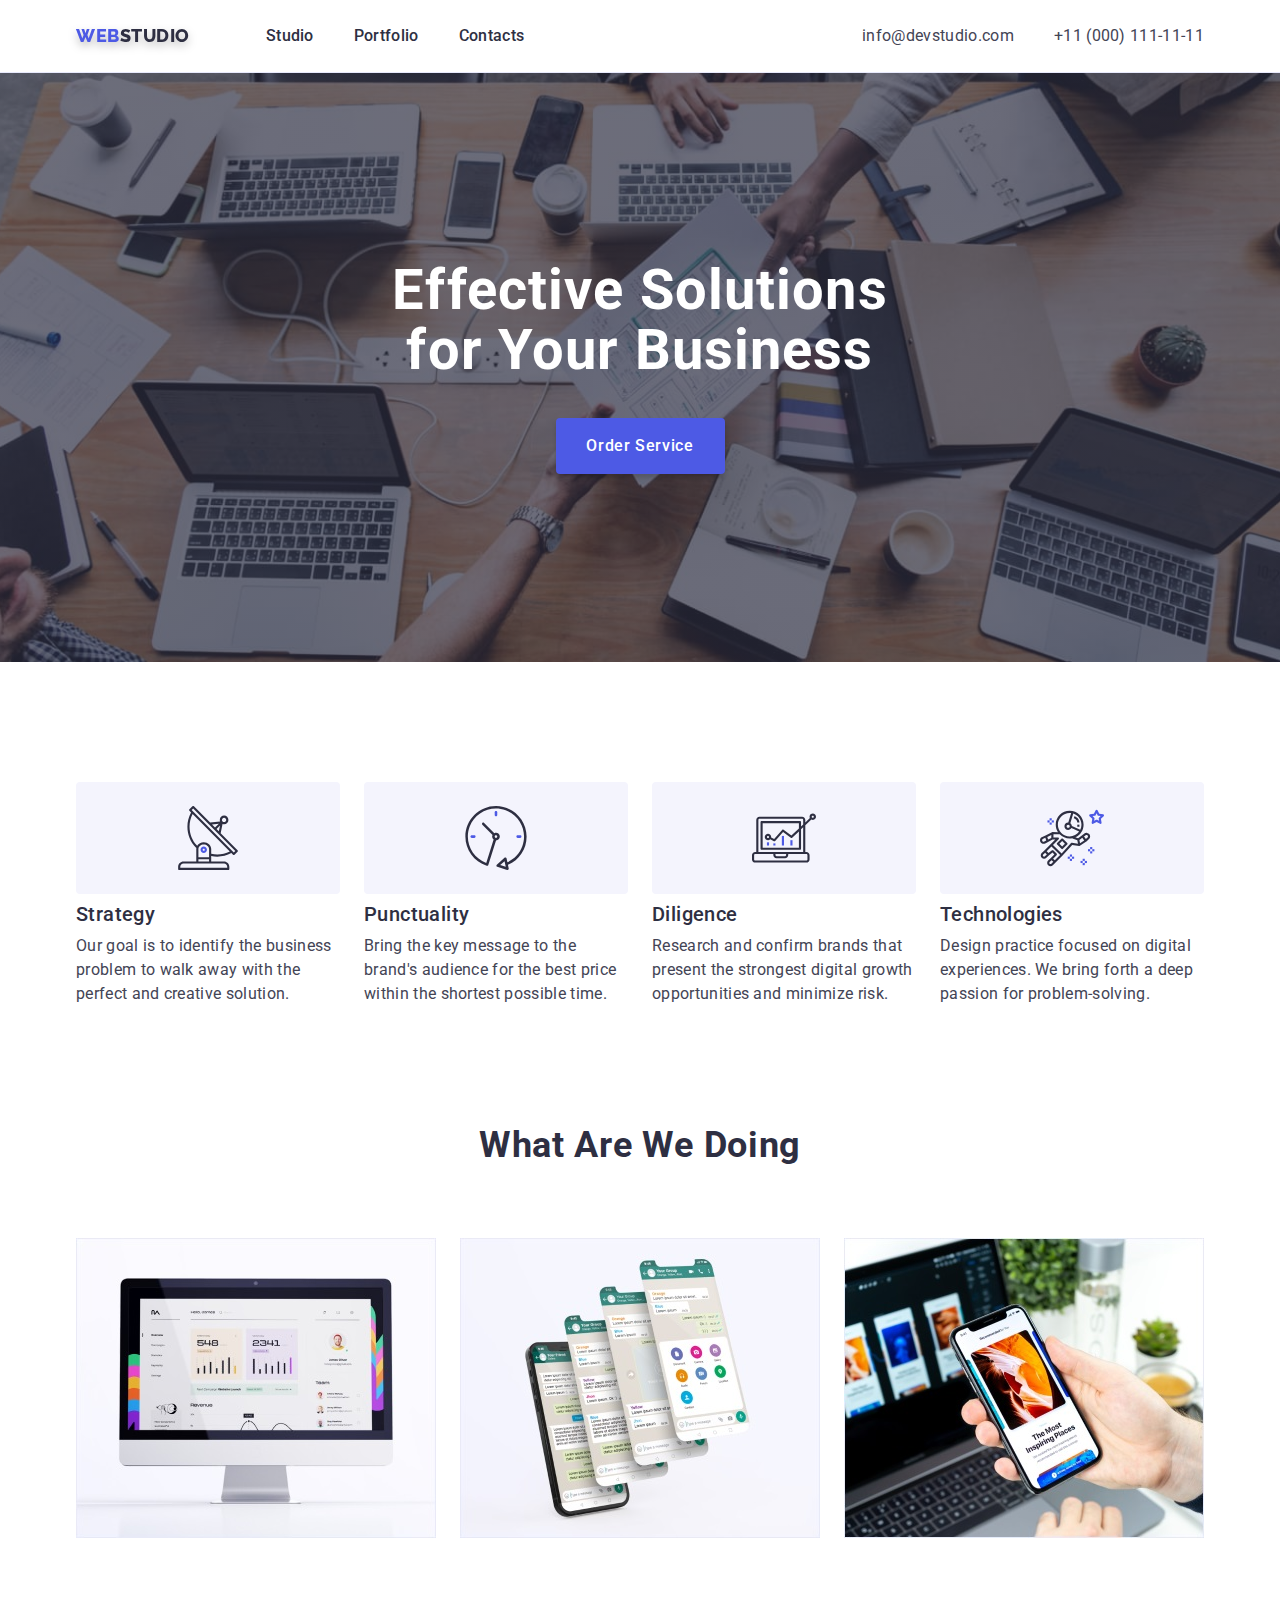
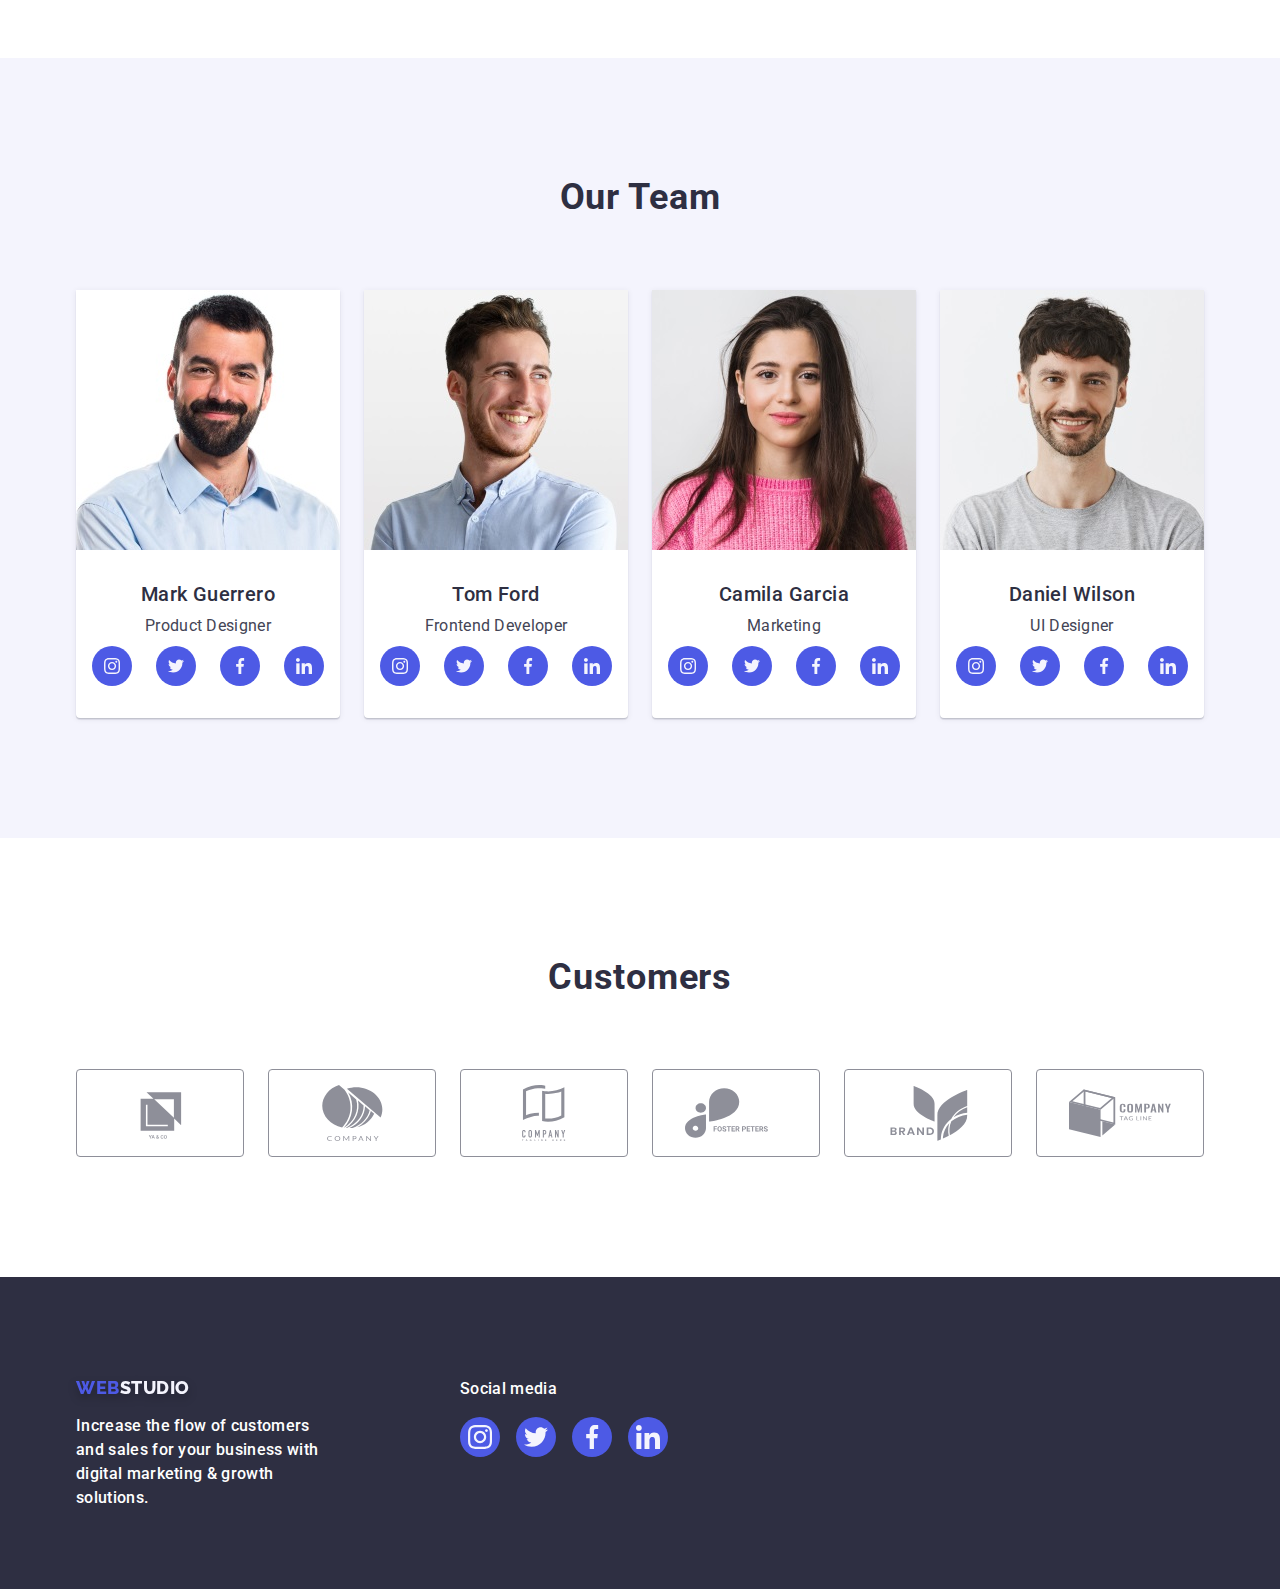
<file: index.html>
<!DOCTYPE html>
<html lang="en">
  <head>
    <meta charset="UTF-8" />
    <meta http-equiv="X-UA-Compatible" content="IE=edge" />
    <meta name="viewport" content="width=h, initial-scale=1.0" />
    <link rel="preconnect" href="https://fonts.googleapis.com" />
    <link rel="preconnect" href="https://fonts.gstatic.com" crossorigin />
    <link
      href="https://fonts.googleapis.com/css2?family=Raleway:wght@800&family=Roboto:wght@400;500;700&display=swap"
      rel="stylesheet"
    />
    <link
      rel="stylesheet"
      href="https://cdn.jsdelivr.net/npm/modern-normalize@1.1.0/modern-normalize.min.css"
    />
    <link rel="stylesheet" href="./portfolio.html" />
    <link rel="stylesheet" href="./css/styles.css" />

    <title>WebStudio</title>
  </head>
  <body>
    <!-- Header - Navigation end contacts -->
    <header class="page-header">
      <div class="container page-header-container">
        <nav class="list page-nav">
          <a href="./index.html" class="link logotype"
            >Web<span class="logotype-part-header">Studio</span>
          </a>
          <ul class="menu list">
            <li class="menu-items"><a class="menu-link link" href="./index.html">Studio</a></li>
            <li class="menu-items">
              <a class="menu-link link" href="./portfolio.html">Portfolio</a>
            </li>
            <li class="menu-items"><a class="menu-link link" href="">Contacts</a></li>
          </ul>
        </nav>
        <address class="address address-section">
          <ul class="list address-list">
            <li>
              <a class="link contacts phone-link-item" href="mailto:info@devstudio.com"
                >info@devstudio.com</a
              >
            </li>
            <li><a class="link contacts" href="tel:+110001111111">+11 (000) 111-11-11</a></li>
          </ul>
        </address>
      </div>
    </header>
    <!-- Main Page -->
    <main class="main-page">
      <!-- Hero -->
      <section class="list hero">
        <div class="container">
          <h1 class="main-title">Effective Solutions for Your Business</h1>
          <button class="button-hero" type="button">Order Service</button>
        </div>
      </section>

      <!-- Goals  -->
      <section class="list goals-section">
        <div class="container">
          <h2 class="title hidden-title">Solutions</h2>
          <ul class="list goals-section-list">
            <li class="part-list-section">
              <div class="goals-div">
                <svg  width="64" height="64" class="goals-icon">
                  <use href="./images/icons.svg#icon-antenna"></use>
                </svg>
              </div>
              <h3 class="subtitle goals-title">Strategy</h3>
              <p class="discription-text goals-sectiom-title">
                Our goal is to identify the business problem to walk away with the perfect and
                creative solution.
              </p>
            </li>
            <li class="part-list-section">
              <div class="goals-div">
                <svg  width="64" height="64" class="goals-icon">
                  <use href="./images/icons.svg#icon-clock"></use>
                </svg>
              </div>
              <h3 class="subtitle goals-title">Punctuality</h3>
              <p class="discription-text">
                Bring the key message to the brand's audience for the best price within the shortest
                possible time.
              </p>
            </li>
            <li class="part-list-section">
              <div class="goals-div">
                <svg  width="64" height="64" class="goals-icon">
                  <use href="./images/icons.svg#icon-diagram"></use>
                </svg>
              </div>
              <h3 class="subtitle goals-title">Diligence</h3>
              <p class="discription-text">
                Research and confirm brands that present the strongest digital growth opportunities
                and minimize risk.
              </p>
            </li>
            <li class="part-list-section">
              <div class="goals-div">
                <svg  width="64" height="64" class="goals-icon">
                  <use href="./images/icons.svg#icon-astronaut"></use>
                </svg>
              </div>
              <h3 class="subtitle goals-title">Technologies</h3>
              <p class="discription-text">
                Design practice focused on digital experiences. We bring forth a deep passion for
                problem-solving.
              </p>
            </li>
          </ul>
        </div>
      </section>

      <!-- What are we doing -->
      <section class="list doing-section">
        <div class="container">
          <h2 class="title">What are we doing</h2>
          <ul class="list work-section">
            <li class="work-card">
              <img src="./images/img-1.jpg" alt="web-site" width="360" height="300" />
            </li>
            <li class="work-card">
              <img src="./images/img-2.jpg" alt="social-networks" width="360" height="300" />
            </li>
            <li class="work-card">
              <img src="./images/img-3.jpg" alt="app" width="360" height="300" />
            </li>
          </ul>
        </div>
      </section>

      <!-- Team -->
      <section class="team-section">
        <div class="container">
          <h2 class="title">Our Team</h2>
          <ul class="list team">
            <li class="bio-card">
              <div>
                <img src="./images/mark.jpg" alt="Mark Guerrero" width="264" height="260" />
              </div>
              <div class="member-info">
                <h3 class="subtitle member-name">Mark Guerrero</h3>
                <p class="discription-text member-profession">Product Designer</p>
                <ul class="social-list list">
                  <li class="social-list-items">
                    <a href="" class="social-list-link">
                      <svg width="16" height="16" class="social-list-icon">
                        <use href="./images/icons.svg#icon-instagram"></use>
                      </svg>
                    </a>
                  </li>
                  <li class="social-list-items">
                    <a href="" class="social-list-link">
                      <svg width="16" height="16" class="social-list-icon">
                        <use href="./images/icons.svg#icon-twitter"></use>
                      </svg>
                    </a>
                  </li>
                  <li class="social-list-items">
                    <a href="" class="social-list-link">
                      <svg width="16" height="16" class="social-list-icon">
                        <use href="./images/icons.svg#icon-facebook"></use>
                      </svg>
                    </a>
                  </li>
                  <li class="social-list-items">
                    <a href="" class="social-list-link">
                      <svg width="16" height="16" class="social-list-icon">
                        <use href="./images/icons.svg#icon-linkedin"></use>
                      </svg>
                    </a>
                  </li>
                </ul>
              </div>
            </li>
            <li class="bio-card">
              <div><img src="./images/tom.jpg" alt="Tom Ford" width="264" height="260" /></div>
              <div class="member-info">
                <h3 class="subtitle member-name">Tom Ford</h3>
                <p class="discription-text member-profession">Frontend Developer</p>
                <ul class="social-list list">
                  <li class="social-list-items">
                    <a href="" class="social-list-link">
                      <svg width="16" height="16" class="social-list-icon">
                        <use href="./images/icons.svg#icon-instagram"></use>
                      </svg>
                    </a>
                  </li>
                  <li class="social-list-items">
                    <a href="" class="social-list-link">
                      <svg width="16" height="16" class="social-list-icon">
                        <use href="./images/icons.svg#icon-twitter"></use>
                      </svg>
                    </a>
                  </li>
                  <li class="social-list-items">
                    <a href="" class="social-list-link">
                      <svg width="16" height="16" class="social-list-icon">
                        <use href="./images/icons.svg#icon-facebook"></use>
                      </svg>
                    </a>
                  </li>
                  <li class="social-list-items">
                    <a href="" class="social-list-link">
                      <svg width="16" height="16" class="social-list-icon">
                        <use href="./images/icons.svg#icon-linkedin"></use>
                      </svg>
                    </a>
                  </li>
                </ul>
              </div>
            </li>
            <li class="bio-card">
              <div class="photo-container">
                <img src="./images/camila.jpg" alt="Camila Garcia" width="264" height="260" />
              </div>
              <div class="member-info">
                <h3 class="subtitle member-name">Camila Garcia</h3>
                <p class="discription-text member-profession">Marketing</p>
                <ul class="social-list list">
                  <li class="social-list-items">
                    <a href="" class="social-list-link">
                      <svg width="16" height="16" class="social-list-icon">
                        <use href="./images/icons.svg#icon-instagram"></use>
                      </svg>
                    </a>
                  </li>
                  <li class="social-list-items">
                    <a href="" class="social-list-link">
                      <svg width="16" height="16" class="social-list-icon">
                        <use href="./images/icons.svg#icon-twitter"></use>
                      </svg>
                    </a>
                  </li>
                  <li class="social-list-items">
                    <a href="" class="social-list-link">
                      <svg width="16" height="16" class="social-list-icon">
                        <use href="./images/icons.svg#icon-facebook"></use>
                      </svg>
                    </a>
                  </li>
                  <li class="social-list-items">
                    <a href="" class="social-list-link">
                      <svg width="16" height="16" class="social-list-icon">
                        <use href="./images/icons.svg#icon-linkedin"></use>
                      </svg>
                    </a>
                  </li>
                </ul>
              </div>
            </li>
            <li class="bio-card">
              <div>
                <img src="./images/daniel.jpg" alt="Daniel Wilson" width="264" height="260" />
              </div>
              <div class="member-info">
                <h3 class="subtitle member-name">Daniel Wilson</h3>
                <p class="discription-text member-profession">UI Designer</p>
                <ul class="social-list list">
                  <li class="social-list-items">
                    <a href="" class="social-list-link">
                      <svg width="16" height="16" class="social-list-icon">
                        <use href="./images/icons.svg#icon-instagram"></use>
                      </svg>
                    </a>
                  </li>
                  <li class="social-list-items">
                    <a href="" class="social-list-link">
                      <svg width="16" height="16" class="social-list-icon">
                        <use href="./images/icons.svg#icon-twitter"></use>
                      </svg>
                    </a>
                  </li>
                  <li class="social-list-items">
                    <a href="" class="social-list-link">
                      <svg width="16" height="16" class="social-list-icon">
                        <use href="./images/icons.svg#icon-facebook"></use>
                      </svg>
                    </a>
                  </li>
                  <li class="social-list-items">
                    <a href="" class="social-list-link">
                      <svg width="16" height="16" class="social-list-icon">
                        <use href="./images/icons.svg#icon-linkedin"></use>
                      </svg>
                    </a>
                  </li>
                </ul>
              </div>
            </li>
          </ul>
        </div>
      </section>

      <!-- CUSTOMERS  -->
      <section class="customers-section list">
        <div class="container ">
          <h2 class="title">Customers</h2>
          <ul class="list customers-list">
            <li class="customers-list-items">
              <a class="customers-list-link" href=""
                ><svg width="104" height="56" class="customers-list-icon">
                  <use href="./images/icons.svg#icon-ya-and-co"></use></svg></a>
            </li>
            <li class="customers-list-items">
              <a class="customers-list-link" href=""
                ><svg  width="104" height="56" class="customers-list-icon">
                  <use href="./images/icons.svg#icon-company"></use></svg></a>
            </li>
            <li class="customers-list-items">
              <a class="customers-list-link" href=""
                ><svg width="104" height="56" class="customers-list-icon">
                  <use href="./images/icons.svg#icon-company-fleg" ></use></svg></a>
            </li>
            <li class="customers-list-items">
              <a class="customers-list-link" href=""
                ><svg width="104" height="56" class="customers-list-icon">
                  <use href="./images/icons.svg#icon-foster-peters" ></use></svg></a>
            </li>
            <li class="customers-list-items">
              <a class="customers-list-link" href=""
                ><svg width="104" height="56" class="customers-list-icon">
                  <use href="./images/icons.svg#icon-brand" width="104" height="56"></use></svg></a>
            </li>
            <li class="customers-list-items">
              <a class="customers-list-link" href=""
                ><svg width="104" height="56" class="customers-list-icon">
                  <use href="./images/icons.svg#icon-teg-line" ></use></svg></a>
            </li>
          </ul>
        </div>
      </section>
    </main>

    <!-- Footer -->
    <footer class="footer">
      <div class="container footer-section">
        <div class="footer-logo-text">
          <a class="link logotype logo-link" href="./index.html"
            >Web<span class="logotype-part-footer">Studio</span></a
          >
          <p class="discription-text-footer text-footer-item">
            Increase the flow of customers and sales for your business with digital marketing &
            growth solutions.
          </p>
        </div>
        <div class="footer-social-media">
          <p class="discription-text-footer text-footer-item">Social media</p>
          <ul class="footer-social-list list">
            <li class="footer-social-list-items">
              <a href="" class="footer-social-list-link">
                <svg width="24" height="24" class="footer-social-list-icon">
                  <use href="./images/icons.svg#icon-instagram"></use>
                </svg>
              </a>
            </li>
            <li class="footer-social-list-items">
              <a href="" class="footer-social-list-link">
                <svg width="24" height="24" class="footer-social-list-icon">
                  <use href="./images/icons.svg#icon-twitter"></use>
                </svg>
              </a>
            </li>
            <li class="footer-social-list-items">
              <a href="" class="footer-social-list-link">
                <svg width="24" height="24" class="footer-social-list-icon">
                  <use href="./images/icons.svg#icon-facebook"></use>
                </svg>
              </a>
            </li>
            <li class="footer-social-list-items">
              <a href="" class="footer-social-list-link">
                <svg width="24" height="24" class="footer-social-list-icon">
                  <use href="./images/icons.svg#icon-linkedin"></use>
                </svg>
              </a>
            </li>
          </ul>
        </div>
      </div>
    </footer>
  </body>
</html>
</file>
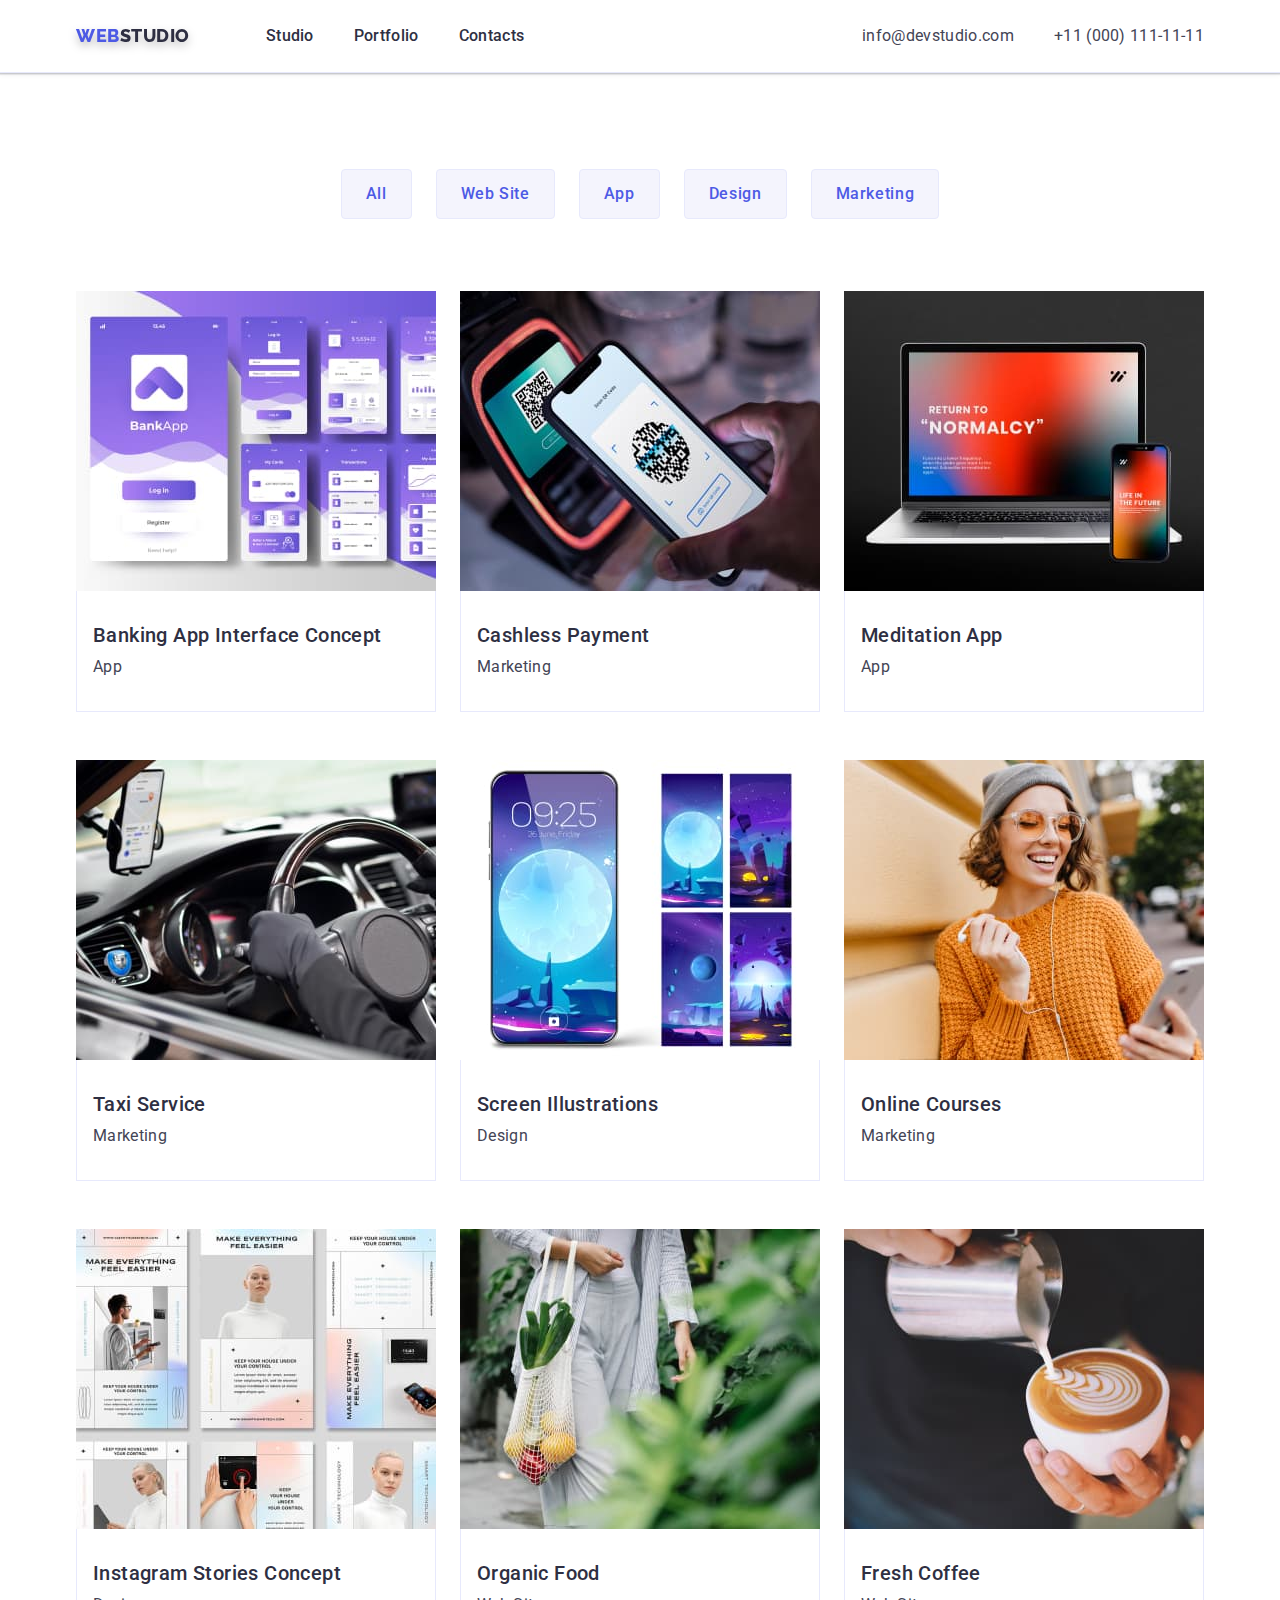
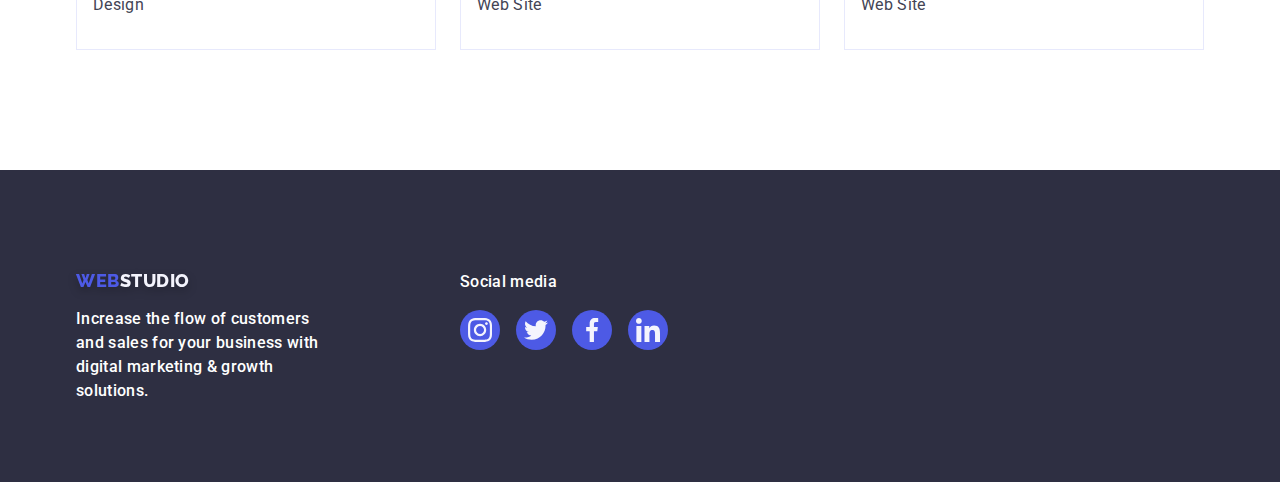
<file: portfolio.html>
<!DOCTYPE html>
<html lang="en">
  <head>
    <meta charset="UTF-8" />
    <meta http-equiv="X-UA-Compatible" content="IE=edge" />
    <meta name="viewport" content="width=h, initial-scale=1.0" />
    <link rel="preconnect" href="https://fonts.googleapis.com" />
    <link rel="preconnect" href="https://fonts.gstatic.com" crossorigin />
    <link
      href="https://fonts.googleapis.com/css2?family=Raleway:wght@800&family=Roboto:wght@400;500;700&display=swap"
      rel="stylesheet"
    />
    <link
      rel="stylesheet"
      href="https://cdn.jsdelivr.net/npm/modern-normalize@1.1.0/modern-normalize.min.css"
    />
    <link rel="stylesheet" href="./css/styles.css" />
    <link rel="stylesheet" href="./index.html" />
    <title>WebStudio</title>
  </head>
  <body>
    <!-- Header - Navigation end contacts -->
    <header class="page-header">
      <div class="container page-header-container">
        <nav class="list page-nav">
          <a href="./index.html" class="link logotype"
            >Web<span class="logotype-part-header">Studio</span>
          </a>
          <ul class="menu list">
            <li class="menu-items"><a class="menu-link link" href="./index.html">Studio</a></li>
            <li class="menu-items">
              <a class="menu-link link" href="./portfolio.html">Portfolio</a>
            </li>
            <li class="menu-items"><a class="menu-link link" href="">Contacts</a></li>
          </ul>
        </nav>
        <address class="address address-section">
          <ul class="list address-list">
            <li>
              <a class="link contacts phone-link-item" href="mailto:info@devstudio.com"
                >info@devstudio.com</a
              >
            </li>
            <li><a class="link contacts" href="tel:+110001111111">+11 (000) 111-11-11</a></li>
          </ul>
        </address>
      </div>
    </header>
    <!-- Portfolio -->
    <main>
      <section class="list portfolio-section">
        <div class="container">
          <h1 class="hidden-title">Portfolio</h1>
          <ul class="list btn-menu">
            <li><button class="button-portfolio button-filter" type="button">All</button></li>
            <li><button class="button-portfolio button-filter" type="button">Web Site</button></li>
            <li><button class="button-portfolio button-filter" type="button">App</button></li>
            <li><button class="button-portfolio button-filter" type="button">Design</button></li>
            <li><button class="button-portfolio button-filter" type="button">Marketing</button></li>
          </ul>
          <ul class="list portfolio-list">
            <li class="menu-card">
              <a class="menu-card-link link" href="">
                <img
                  src="./images/portfolio-pic/banking-app-interface-concept.jpg"
                  alt="Banking App Interface Concept"
                  width="360"
                  height="300"
                />
                <div class="names-menu-card">
                  <h2 class="subtitle menu-card-title">Banking App Interface Concept</h2>
                  <p class="discription-text">App</p>
                </div>
              </a>
            </li>
            <li class="menu-card">
              <a class="menu-card-link link" href="">
                <img
                  src="./images/portfolio-pic/cashless-payment.jpg"
                  alt="Cashless Payment"
                  width="360"
                  height="300"
                />
                <div class="names-menu-card">
                  <h2 class="subtitle menu-card-title">Cashless Payment</h2>
                  <p class="discription-text">Marketing</p>
                </div>
              </a>
            </li>
            <li class="menu-card">
              <a class="menu-card-link link" href="">
                <img
                  src="./images/portfolio-pic/meditation-app.jpg"
                  alt="Meditation App"
                  width="360"
                  height="300"
                />
                <div class="names-menu-card">
                  <h2 class="subtitle menu-card-title">Meditation App</h2>
                  <p class="discription-text">App</p>
                </div>
              </a>
            </li>
            <li class="menu-card">
              <a class="menu-card-link link" href="">
                <img
                  src="./images/portfolio-pic/taxi-service.jpg"
                  alt="Taxi Service"
                  width="360"
                  height="300"
                />
                <div class="names-menu-card">
                  <h2 class="subtitle menu-card-title">Taxi Service</h2>
                  <p class="discription-text">Marketing</p>
                </div>
              </a>
            </li>
            <li class="menu-card">
              <a class="menu-card-link link" href="">
                <img
                  src="./images/portfolio-pic/screen-illustrations.jpg"
                  width="360"
                  height="300"
                  alt="Screen Illustrations"
                />
                <div class="names-menu-card">
                  <h2 class="subtitle menu-card-title">Screen Illustrations</h2>
                  <p class="discription-text">Design</p>
                </div>
              </a>
            </li>
            <li class="menu-card">
              <a class="menu-card-link link" href="">
                <img src="./images/portfolio-pic/online-courses.jpg" alt="Online Courses" />
                <div class="names-menu-card">
                  <h2 class="subtitle menu-card-title">Online Courses</h2>
                  <p class="discription-text">Marketing</p>
                </div>
              </a>
            </li>
            <li class="menu-card">
              <a class="menu-card-link link" href="">
                <img
                  src="./images/portfolio-pic/instagram-stories-concept.jpg"
                  alt="Instagram Stories Concept"
                  width="360"
                  height="300"
                />
                <div class="names-menu-card">
                  <h2 class="subtitle menu-card-title">Instagram Stories Concept</h2>
                  <p class="discription-text">Design</p>
                </div>
              </a>
            </li>
            <li class="menu-card">
              <a class="menu-card-link link" href="">
                <img
                  src="./images/portfolio-pic/organic-food.jpg"
                  alt="Organic Food"
                  width="360"
                  height="300"
                />
                <div class="names-menu-card">
                  <h2 class="subtitle menu-card-title">Organic Food</h2>
                  <p class="discription-text">Web Site</p>
                </div>
              </a>
            </li>
            <li class="menu-card">
              <a class="menu-card-link link" href="">
                <img
                  src="./images/portfolio-pic/fresh-coffee.jpg"
                  alt="Fresh Coffee"
                  width="360"
                  height="300"
                />
                <div class="names-menu-card">
                  <h2 class="subtitle menu-card-title">Fresh Coffee</h2>
                  <p class="discription-text">Web Site</p>
                </div>
              </a>
            </li>
          </ul>
        </div>
      </section>
    </main>
        <!-- Footer -->
        <footer class="footer">
          <div class="container footer-section">
            <div class="footer-logo-text">
              <a class="link logotype logo-link" href="./index.html"
                >Web<span class="logotype-part-footer">Studio</span></a
              >
              <p class="discription-text-footer text-footer-item">
                Increase the flow of customers and sales for your business with digital marketing &
                growth solutions.
              </p>
            </div>
            <div class="footer-social-media">
              <p class="discription-text-footer text-footer-item">Social media</p>
              <ul class="footer-social-list list">
                <li class="footer-social-list-items">
                  <a href="" class="footer-social-list-link">
                    <svg width="24" height="24" class="footer-social-list-icon">
                      <use href="./images/icons.svg#icon-instagram"></use>
                    </svg>
                  </a>
                </li>
                <li class="footer-social-list-items">
                  <a href="" class="footer-social-list-link">
                    <svg width="24" height="24"  class="footer-social-list-icon">
                      <use href="./images/icons.svg#icon-twitter"></use>
                    </svg>
                  </a>
                </li>
                <li class="footer-social-list-items">
                  <a href="" class="footer-social-list-link">
                    <svg width="24" height="24"  class="footer-social-list-icon">
                      <use href="./images/icons.svg#icon-facebook"></use>
                    </svg>
                  </a>
                </li>
                <li class="footer-social-list-items">
                  <a href="" class="footer-social-list-link">
                    <svg width="24" height="24"  class="footer-social-list-icon">
                      <use href="./images/icons.svg#icon-linkedin"></use>
                    </svg>
                  </a>
                </li>
              </ul>
            </div>
          </div>
        </footer>
  </body>
</html>
</file>
<file: css/styles.css>
:root {
  --logo-text: 'Raleway', sans-serif;
  --primary-text: 'Roboto', sans-serif;
  --color-title: #2e2f42;
  --discription-tex-color: #434455;
  --primary-button-bg: #4d5ae5;
  --primary-button-color: #ffffff;
  --primary-button-filter-bg: #f4f4fd;
  --batton-hover-bg: #404bbf;
  --icom-primary-color: #8e8f99;
}

/* ===============DROPPING DEFULT STYLE================= */
h1,
h2,
h3,
h4,
p {
  margin-top: 0;
  padding-top: 0;
}

ul,
ol {
  margin: 0;
  padding: 0;
}

img {
  display: block;
}

address {
  font-style: normal;
}

button {
  cursor: pointer;
}

.list {
  list-style: none;
}

.link {
  text-decoration: none;
}

/* ===============/DROPPING DEFULT STYLE================= */

/* ===============COMPONENTS================= */
body {
  font-family: var(--primary-text);
  color: #434455;
  background-color: #ffffff;
}

.hidden-title {
  position: absolute;
  width: 1px;
  height: 1px;
  margin: -1px;
  border: 0;
  padding: 0;
  white-space: nowrap;
  clip-path: inset(100%);
  clip: rect(0 0 0 0);
  overflow: hidden;
}

.container {
  width: 1158px;
  padding: 0 15px 0 15px;
  margin-left: auto;
  margin-right: auto;
}

.subtitle {
  font-weight: 500;
  font-size: 20px;
  line-height: 1.2;
  letter-spacing: 0.02em;
  color: var(--color-title);
}

.discription-text {
  display: flex;
  align-items: center;
  font-weight: 400;
  font-size: 16px;
  line-height: 1.5;
  letter-spacing: 0.02em;
  color: var(--discription-tex-color);
  margin-bottom: 0;
}

.title {
  font-weight: 700;
  font-size: 36px;
  line-height: 1.1;
  text-align: center;
  letter-spacing: 0.02em;
  text-transform: capitalize;
  color: var(--color-title);
  margin-bottom: 72px;
}

/*===============/COMPONENTS===============*/

/* ===============LOGO=============== */

.logotype {
  font-family: var(--logo-text);
  font-weight: 800;
  font-size: 18px;
  line-height: 1.17;
  letter-spacing: 0.03em;
  text-transform: uppercase;
  color: #4d5ae5;
  filter: drop-shadow(0px 4px 4px rgba(0, 0, 0, 0.25));
  margin-right: 76px;
}

.logotype-part-header {
  color: #2e2f42;
}

.logotype-part-footer {
  color: #f4f4fd;
}
/* ===============/LOGO=============== */

/* ===============HEADER - Navigation end contacts=============== */
.menu-link {
  font-weight: 500;
  font-size: 16px;
  line-height: 1.5;
  letter-spacing: 0.02em;
  color: var(--color-title);
  padding: 24px 0 24px;
}

.menu-link:hover,
.menu-link:focus {
  color: var(--batton-hover-bg);
}

.page-header-container {
  display: flex;
  align-items: center;
  padding-top: 24px;
  padding: 0 15px 0 15px;
  justify-content: space-between;
}

.page-header {
  border-bottom: 1px solid #e7e9fc;
  padding: 24px 0 24px;
  box-shadow: 0px 2px 1px rgba(46, 47, 66, 0.08), 0px 1px 1px rgba(46, 47, 66, 0.16),
    0px 1px 6px rgba(46, 47, 66, 0.08);
}
.page-nav {
  display: flex;
  align-items: center;
}

.navigation {
  align-items: center;
}

.menu {
  display: flex;
  align-items: center;
  margin-bottom: 0%;
  gap: 40px;
}

.contacts {
  align-items: center;
  font-weight: 400;
  font-size: 16px;
  line-height: 1.5;
  letter-spacing: 0.02em;
  color: #434455;
}

.contacts:hover,
.contacts:focus {
  color: var(--batton-hover-bg);
}

.address-list {
  display: flex;
  gap: 40px;
  margin-bottom: 0;
}

.address-section {
  display: flex;
  align-items: center;
  /* margin-left: auto; */
}
/* ===============/HEADER - Navigation end contacts=============== */

/* ===============MAIN PAGE=============== */

/* ===============Hero=============== */
.hero {
  max-width: 1440px;
  background-image: linear-gradient(rgba(46, 47, 66, 0.7), rgba(46, 47, 66, 0.7)),
    url('../images/people-office.jpg');
  background-repeat: no-repeat;
  background-size: cover;
  background-position: center;
  background-color: rgba(46, 47, 66, 0.7);
  padding-top: 188px;
  padding-bottom: 188px;
  margin-left: auto;
  margin-right: auto;
}

.main-title {
  font-weight: 700;
  font-size: 56px;
  line-height: 1.07;
  text-align: center;
  letter-spacing: 0.02em;
  color: #ffffff;
  max-width: 496px;
  margin-right: auto;
  margin-left: auto;
}

.button-hero {
  font-family: 'Roboto', sans-serif;
  font-weight: 500;
  font-size: 16px;
  line-height: 1.5;
  display: block;
  align-items: center;
  flex-direction: column-reverse;
  letter-spacing: 0.04em;
  color: #ffffff;
  min-width: 169px;
  height: 56px;
  padding: 16px 8px 16px 8px;
  gap: 10px;
  border: none;
  box-shadow: 0px 4px 4px rgba(0, 0, 0, 0.15);
  margin-left: auto;
  margin-right: auto;
  background-color: var(--primary-button-bg);
  color: var(--primary-button-color);
  border-radius: 4px;
  cursor: pointer;
}

.button-hero:hover,
.button-hero:focus {
  background-color: var(--batton-hover-bg);
}

/* ===============GOALS=============== */
.goals-section {
  padding: 120px 0;
  gap: 24px;
}

.goals-section-list {
  display: flex;
  align-items: center;
  gap: 24px;
  flex-basis: calc((100% - 3 * 24px) / 4);
  margin-bottom: 0;
}

.goals-title {
  margin-top: 8px;
  margin-bottom: 8px;
}

.part-list-section {
  width: 264px;
}

.goals-div {
  display: flex;
  justify-content: center;
  align-items: center;
  background-color: #f4f4fd;
  border-radius: 4px;
  width: 264px;
  height: 112px;
  margin-bottom: 8px;
}

.goals-icon {
  display: flex;
  justify-content: center;
  align-items: center;
  width: 64px;
  height: 64px;
  margin: 24px 100px;
}
/* ============= WHAT ARE WE DOING============ */
.doing-section {
  padding-bottom: 120px;
}

.work-section {
  display: flex;
  flex-direction: row;
  align-items: center;
  margin-top: 72px;
}

.work-card {
  flex-basis: calc((100% - 3 * 24px) / 4);
}

.work-card:not(:nth-child(3n)) {
  margin-right: 24px;
}

/* ==================TEAM==================== */

.team-section {
  background: #f4f4fd;
  padding: 120px 0;
}

.team {
  display: flex;
  flex-direction: row;
  flex-wrap: wrap;
  align-items: center;
  gap: 24px;
  background-color: #f4f4fd;
  margin-top: 72px;
}

.bio-card {
  background-color: #ffffff;
  border-radius: 0px 0px 4px 4px;
  box-shadow: 0px 1px 6px rgba(46, 47, 66, 0.08), 0px 1px 1px rgba(46, 47, 66, 0.16),
    0px 2px 1px rgba(46, 47, 66, 0.08);
}

.member-info {
  padding: 32px 0 32px;
}

.member-name {
  margin-bottom: 8px;
  text-align: center;
}

.member-profession {
  text-align: center;
  flex-direction: column;
}

.social-list {
  display: flex;
  justify-content: center;
  align-items: center;
  gap: 24px;
  margin-top: 8px;
}

.social-list-link {
  display: flex;
  justify-content: center;
  align-items: center;
  width: 40px;
  height: 40px;
  background-color: var(--primary-button-bg);
  border-radius: 50%;
  fill: #ffffff;
}

.social-list-link:hover,
.social-list-link:focus {
  background-color: var(--batton-hover-bg);
}

.social-list-icon {
  fill: var(--primary-button-filter-bg);
}

/* ==================CUSTOMERS============== */
.customers-section {
  padding: 120px 0 120px;
}

.customers-list {
  display: flex;
  justify-content: center;
  align-items: center;
  gap: 24px;
}

.customers-list-link {
  height: 100%;
  padding: 16px 32px;
  color: var(--icom-primary-color);
  width: calc((100% - 120px) / 6);
  display: flex;
  justify-content: center;
  align-items: center;
  width: 168px;
  height: 88px;
  border: 1px solid var(--icom-primary-color);
  border-radius: 4px;
}

.customers-list-link:hover,
.customers-list-link:focus {
  color: var(--batton-hover-bg);
  border-color: var(--batton-hover-bg);
}

.customers-list-icon {
  fill: currentColor;
}

/* ===============/MAIN PAGE=============== */

/* ===============FOOTER=============== */
.footer {
  background-color: #2e2f42;
}

.discription-text-footer {
  font-weight: 400;
  font-size: 16px;
  line-height: 1.5;
  letter-spacing: 0.02em;
  color: #f4f4fd;
}

.footer-section {
  display: flex;
  align-items: baseline;
}

.footer-logo-text {
  margin-right: 120px;
  width: 264px;
  height: 112px;
}
/* ===============/FOOTER=============== */

/* ==============PORTFOLIO============== */

.portfolio-section {
  padding: 96px 0 120px;
}

.portfolio-list {
  display: flex;
  flex-wrap: wrap;
  column-gap: 24px;
  justify-content: space-between;
  row-gap: 48px;
  min-width: 360px;
}

.menu-card-link {
  display: block;
}

.menu-card-link:hover,
.menu-card-link:focus {
  box-shadow: 0px 1px 6px rgba(46, 47, 66, 0.08), 0px 1px 1px rgba(46, 47, 66, 0.16),
    0px 2px 1px rgba(46, 47, 66, 0.08);
}

.names-menu-card {
  display: block;
  padding: 32px 16px;
  border: 1px solid #e7e9fc;
  border-top: none;
}

.names-menu-card:hover,
.names-menu-card:focus {
  box-shadow: 0px 1px 6px rgba(46, 47, 66, 0.08), 0px 1px 1px rgba(46, 47, 66, 0.16),
    0px 2px 1px rgba(46, 47, 66, 0.08);
}

.menu-card-title {
  margin-bottom: 8px;
}

.button-portfolio {
  font-family: 'Roboto', sans-serif;
  font-weight: 500;
  font-size: 16px;
  line-height: 1.5;
  display: block;
  align-items: center;
  flex-direction: column-reverse;
  letter-spacing: 0.04em;
  color: #ffffff;
  padding: 12px 24px;
  border: none;
  margin-left: auto;
  margin-right: auto;
  background-color: var(--primary-button-bg);
  color: var(--primary-button-color);
  border-radius: 4px;
  cursor: pointer;
}

.button-filter {
  background-color: var(--primary-button-filter-bg);
  color: var(--primary-button-bg);
  border: 1px solid #e7e9fc;
}

.button-filter:hover,
.button-filter:focus {
  background-color: var(--primary-button-bg);
  color: var(--primary-button-color);
  border: 1px solid transparent;
  box-shadow: 0px 3px 1px rgba(0, 0, 0, 0.1), 0px 2px 1px rgba(0, 0, 0, 0.08),
    0px 2px 2px rgba(0, 0, 0, 0.12);
}

.btn-menu {
  display: flex;
  align-items: center;
  flex-direction: row;
  justify-content: center;
  margin-left: auto;
  margin-right: auto;
  font-weight: 500;
  font-size: 16px;
  line-height: 1.5;
  letter-spacing: 0.04em;
  border-radius: 4px;
  gap: 24px;
  flex-wrap: wrap;
  margin-bottom: 72px;
}

.footer {
  display: flex;

  padding: 100px 0 100px;
  background: #2e2f42;
  height: 312px;
}
.footer-text {
  width: 264px;
  margin-top: 140px;
  margin-bottom: 100px;
  margin-left: 156px;
  margin-right: auto;
}

.logo-link {
  display: inline-block;
  margin-bottom: 16px;
}
.text-footer-item {
  max-width: 264px;
}

.social-list {
  display: flex;
  gap: 24px;
  margin-top: 8px;
}

.footer-social-list-link {
  display: flex;
  justify-content: center;
  align-items: center;
  width: 40px;
  height: 40px;
  background-color: var(--primary-button-bg);
  border-radius: 50%;
  fill: #ffffff;
}

.footer-social-list-link:hover,
.footer-social-list-link:focus {
  background-color: #31d0aa;
}

.footer-social-list {
  display: flex;
  justify-content: center;
  align-items: center;
  gap: 16px;
}

.text-footer-item {
  font-weight: 500;
  color: var(--primary-button-color);
}

.footer-social-list-icon {
  fill: var(--primary-button-filter-bg);
}
</file>
